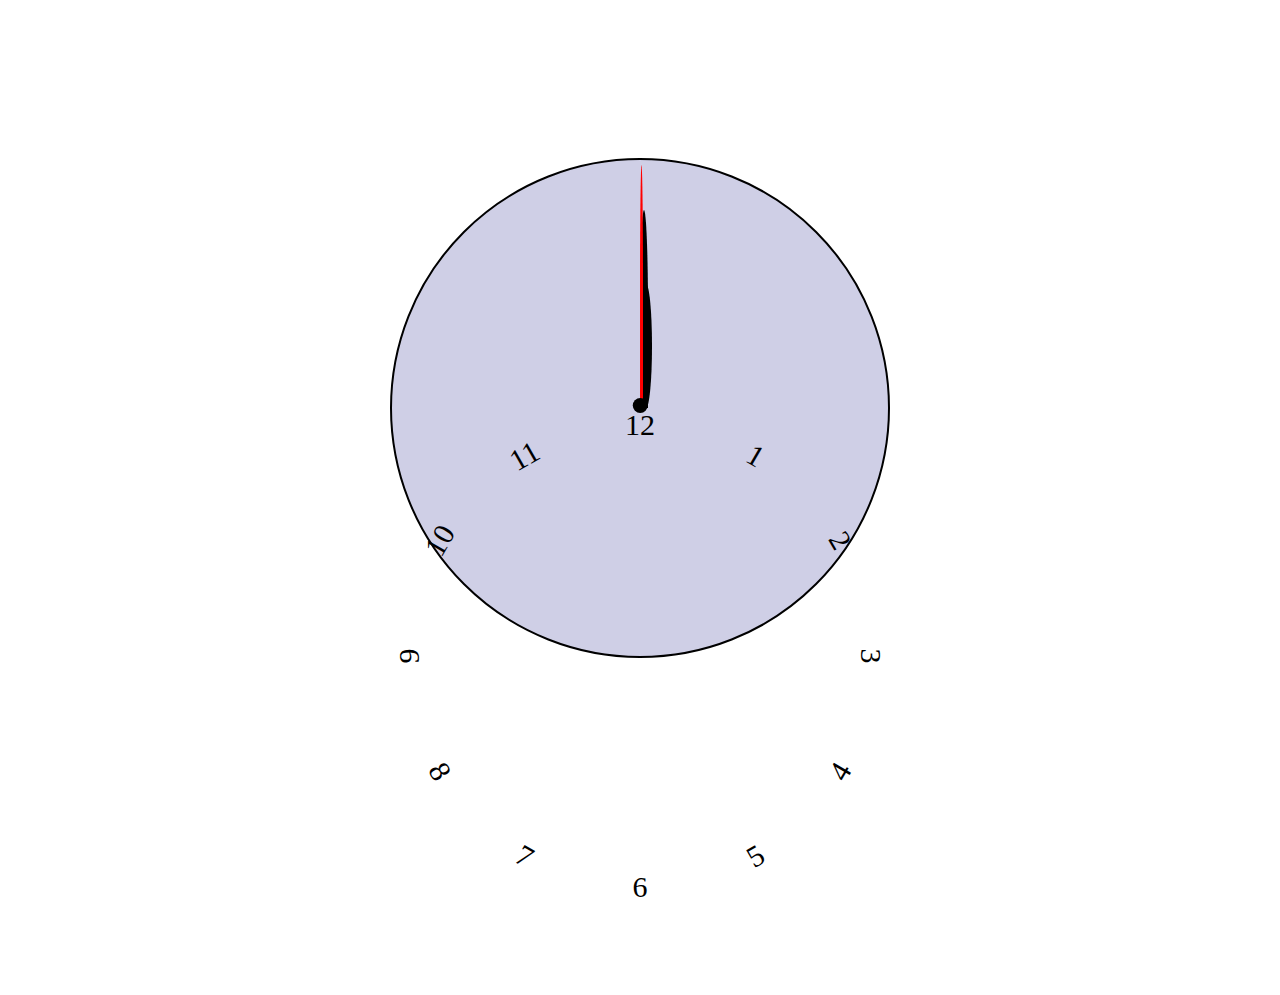
<file: clock.html>
<!DOCTYPE html>
<html lang="en">
<head>
    <meta charset="UTF-8">
    <meta http-equiv="X-UA-Compatible" content="IE=edge">
    <meta name="viewport" content="width=device-width, initial-scale=1.0">
    <title>Document</title>
    <link rel="stylesheet" href="./Untitled-1.css">
    <script defer src="./Untitled-1.js"></script>
</head>
<body>
    <div class="clock">
        <div class="min3 hand" m3></div>
        <div class="hour3 hand" h3></div>
        <div class="sec3 hand" s3></div>
        <div class="dot"></div>
        <div class="num num1">1</div>
        <div class="num num2">2</div>
        <div class="num num3">3</div>
        <div class="num num4"><div class="rot">4</div></div>
        <div class="num num5"><div class="rot">5</div></div>
        <div class="num num6"><div class="rot">6</div></div>
        <div class="num num7"><div class="rot">7</div></div>
        <div class="num num8"><div class="rot">8</div></div>
        <div class="num num9">9</div>
        <div class="num num10">10</div>
        <div class="num num11">11</div>
        <div class="num num12">12</div>











    



    </div>
</body>
</html>
</file>
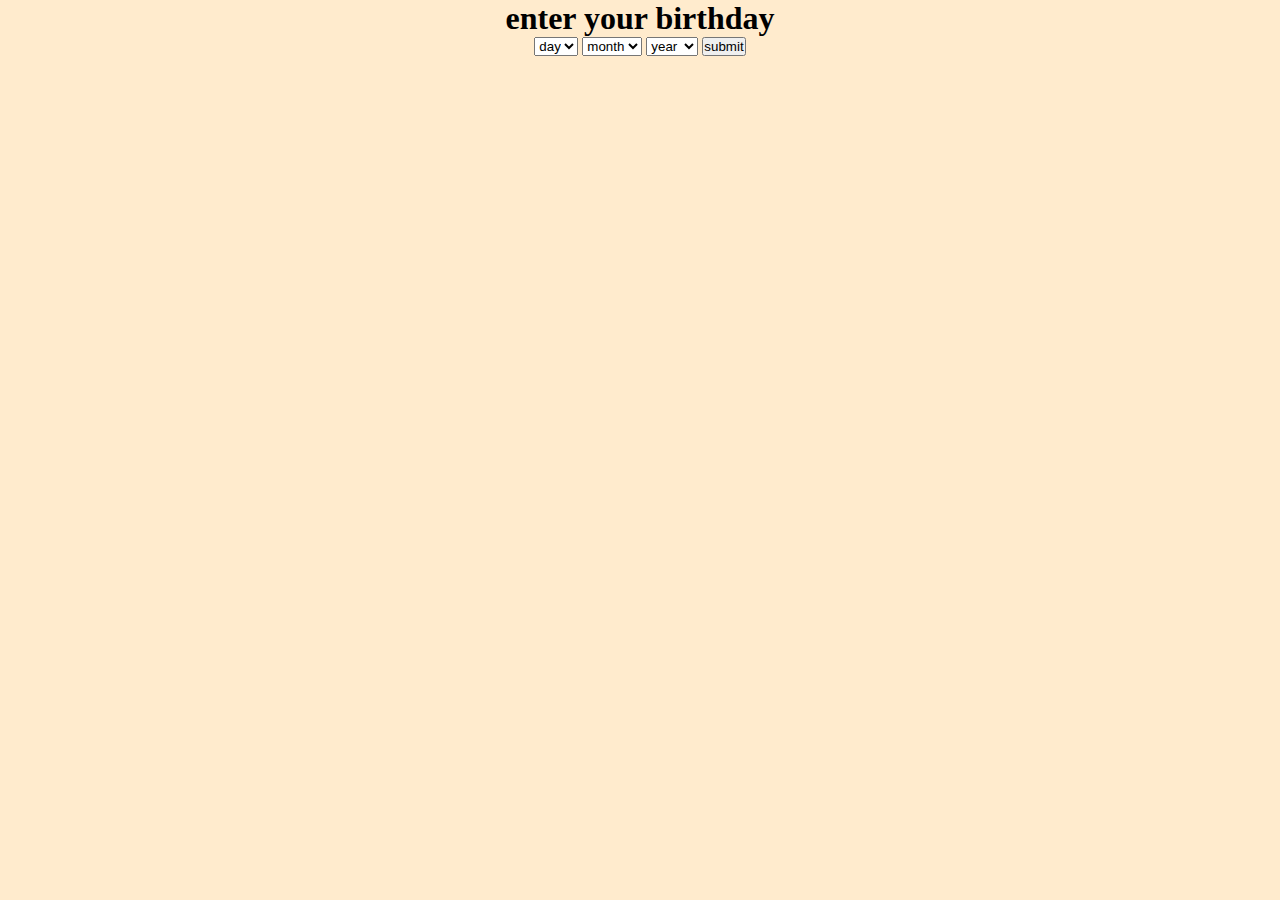
<file: hbd.html>
<!DOCTYPE html>
<html lang="en">
<head>
    <meta charset="UTF-8">
    <meta http-equiv="X-UA-Compatible" content="IE=edge">
    <meta name="viewport" content="width=device-width, initial-scale=1.0">
    <title>Document</title>
    <link rel="stylesheet" href="./hbd.css">
</head>
<body>
    <div id="firstdiv">
    <h1>enter your birthday</h1>
    <select name="day" id="day" >
        <option value="day">day</option>
       <option value="1">1</option>
       <option value="2">2</option>
       <option value="3">3</option>
       <option value="4">4</option>
       <option value="5">5</option>
       <option value="6">6</option>
       <option value="7">7</option>
       <option value="8">8</option>
       <option value="9">9</option>
       <option value="10">10</option>
       <option value="11">11</option>
       <option value="12">12</option>
       <option value="13">13</option>
       <option value="14">14</option>
       <option value="15">15</option>
       <option value="16">16</option>
       <option value="17">17</option>
       <option value="18">18</option>
       <option value="19">19</option>
       <option value="20">20</option>
       <option value="21">21</option>
       <option value="22">22</option>
       <option value="23">23</option>
       <option value="24">24</option>
       <option value="25">25</option>
       <option value="26">26</option>
       <option value="27">27</option>
       <option value="28">28</option>
       <option value="29">29</option>
       <option value="30">30</option>
    </select>  
    <select name="month" id="month">
        <option value="month">month</option>
        <option value="jan">jan</option>
        <option value="feb">feb</option>
        <option value="mar">mar</option>
        <option value="apr">apr</option>
        <option value="may">may</option>
        <option value="jun">jun</option>
        <option value="jul">jul</option>
        <option value="aug">aug</option>
        <option value="sep">sep</option>
        <option value="oct">oct</option>
        <option value="nov">nov</option>
        <option value="dec">dec</option>

    </select>
    <select name="year" id="year">
        <option value="year">year</option>
        <option value="1990">1990</option>
        <option value="1991">1991</option>
        <option value="1992">1992</option>
        <option value="1993">1993</option>
        <option value="1994">1994</option>
        <option value="1995">1995</option>
        <option value="1996">1996</option>
        <option value="1997">1997</option>
        <option value="1998">1998</option>
        <option value="1999">1999</option>
        <option value="2000">2000</option>

    </select>

    <button id="button" onclick="cong()">submit</button>
    </div>
    <br>

    <h1 id="hbd"></h1>

    <div id="hbde">

        
        <h1 id="hh">Hello, Wisam Negm</h1>
        <div class="wishing">
        <p>I love you</p>
        </div>
        <div id="margindiv">
        <h1 id="ani">b7bek ya  Sulyy</h1>
        </div>
        <h6>...</h6>
    </div>
    <script src="./hbd.js"></script>
</body>
</html>
</file>
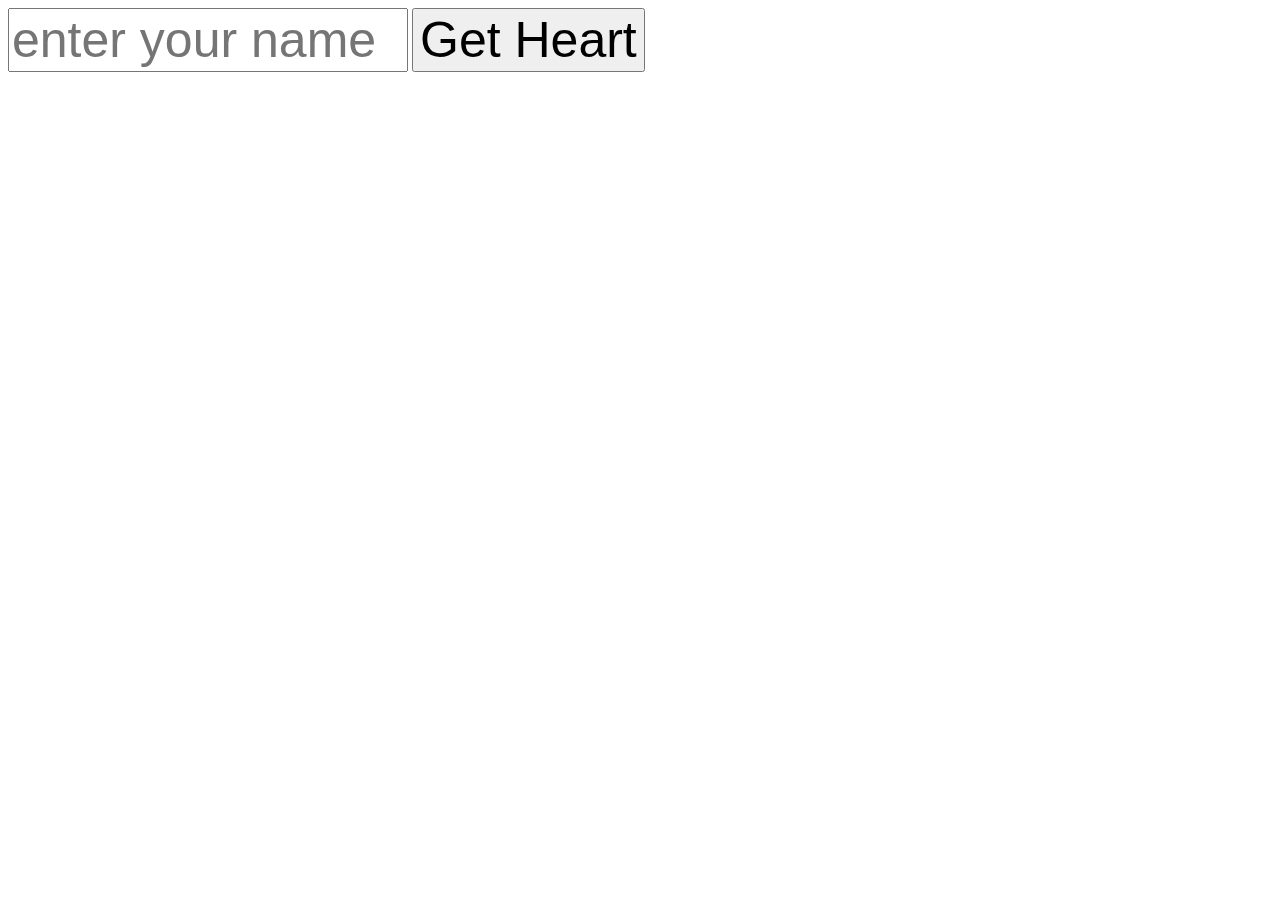
<file: ooo.html>
<html lang="en">
<head>
    
<title>Document</title>




</head>
<style>
    p{
        color: red;
        display: none;
        text-align: center;
        font-size: 200px;
    }
</style>






<body>

<input type="text" id="input" placeholder="enter your name"  style="font-size: 50px; width: 400px;"  >
<button id="click"  style="font-size: 50px;" onclick="hob ()">Get Heart</button>
<p id="engy">Engy 5ode Alb 🧡</p>
<p id="no">NO</p>
    



<script>
    
    
    
    
      
    
    const inputEl = document.querySelector('#input') ;
    
    
    
    

    function hob() {
        
        if(inputEl.value.toLowerCase() == 'engy' || inputEl.value.toLowerCase() == 'gege'  || inputEl.value == 'Engy' || inputEl.value == 'anoji' || inputEl.value == 'anogi' ||inputEl.value == 'ingy' || inputEl.value == 'Enge' || inputEl.value == 'Anogy' || inputEl.value == 'Mona' || inputEl.value == 'gege'   ) {
            document.querySelector('#no').style.display = 'none' ;
            document.querySelector('#engy').textContent = `${inputEl.value.toUpperCase()}  Take 🧡`
            document.querySelector('#engy').style.display = 'block' ; 
        } 
        else if(inputEl.value === ''){
            document.querySelector('#engy').style.display = 'none' ;
            document.querySelector('#no').style.display = 'none' ;
            alert('enter name')
        }
         else {
             document.querySelector('#engy').style.display = 'none' ;
            document.querySelector('#no').style.display = 'block' ;
        }

       
 
    } 
        
     
     
 
     
         
     
    
     
 
     
     
     </script>    
</body>
</html>
</file>
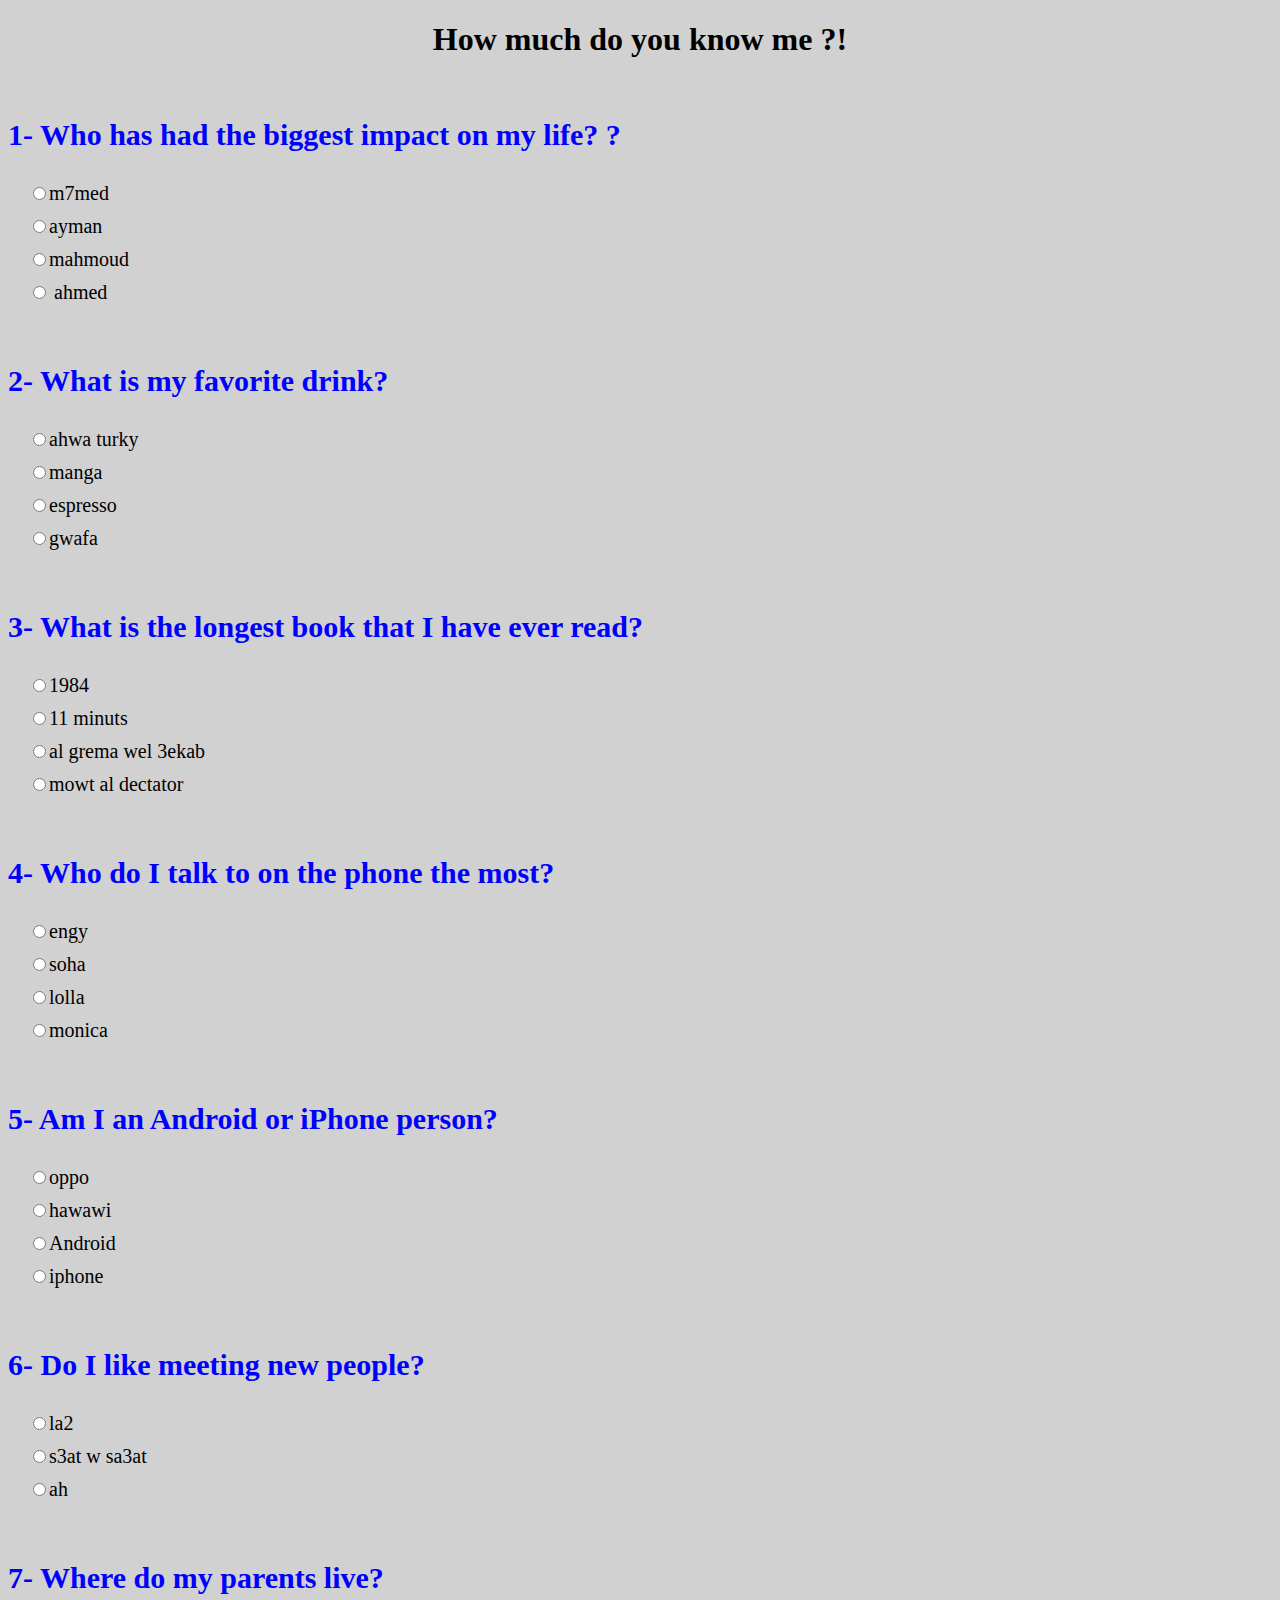
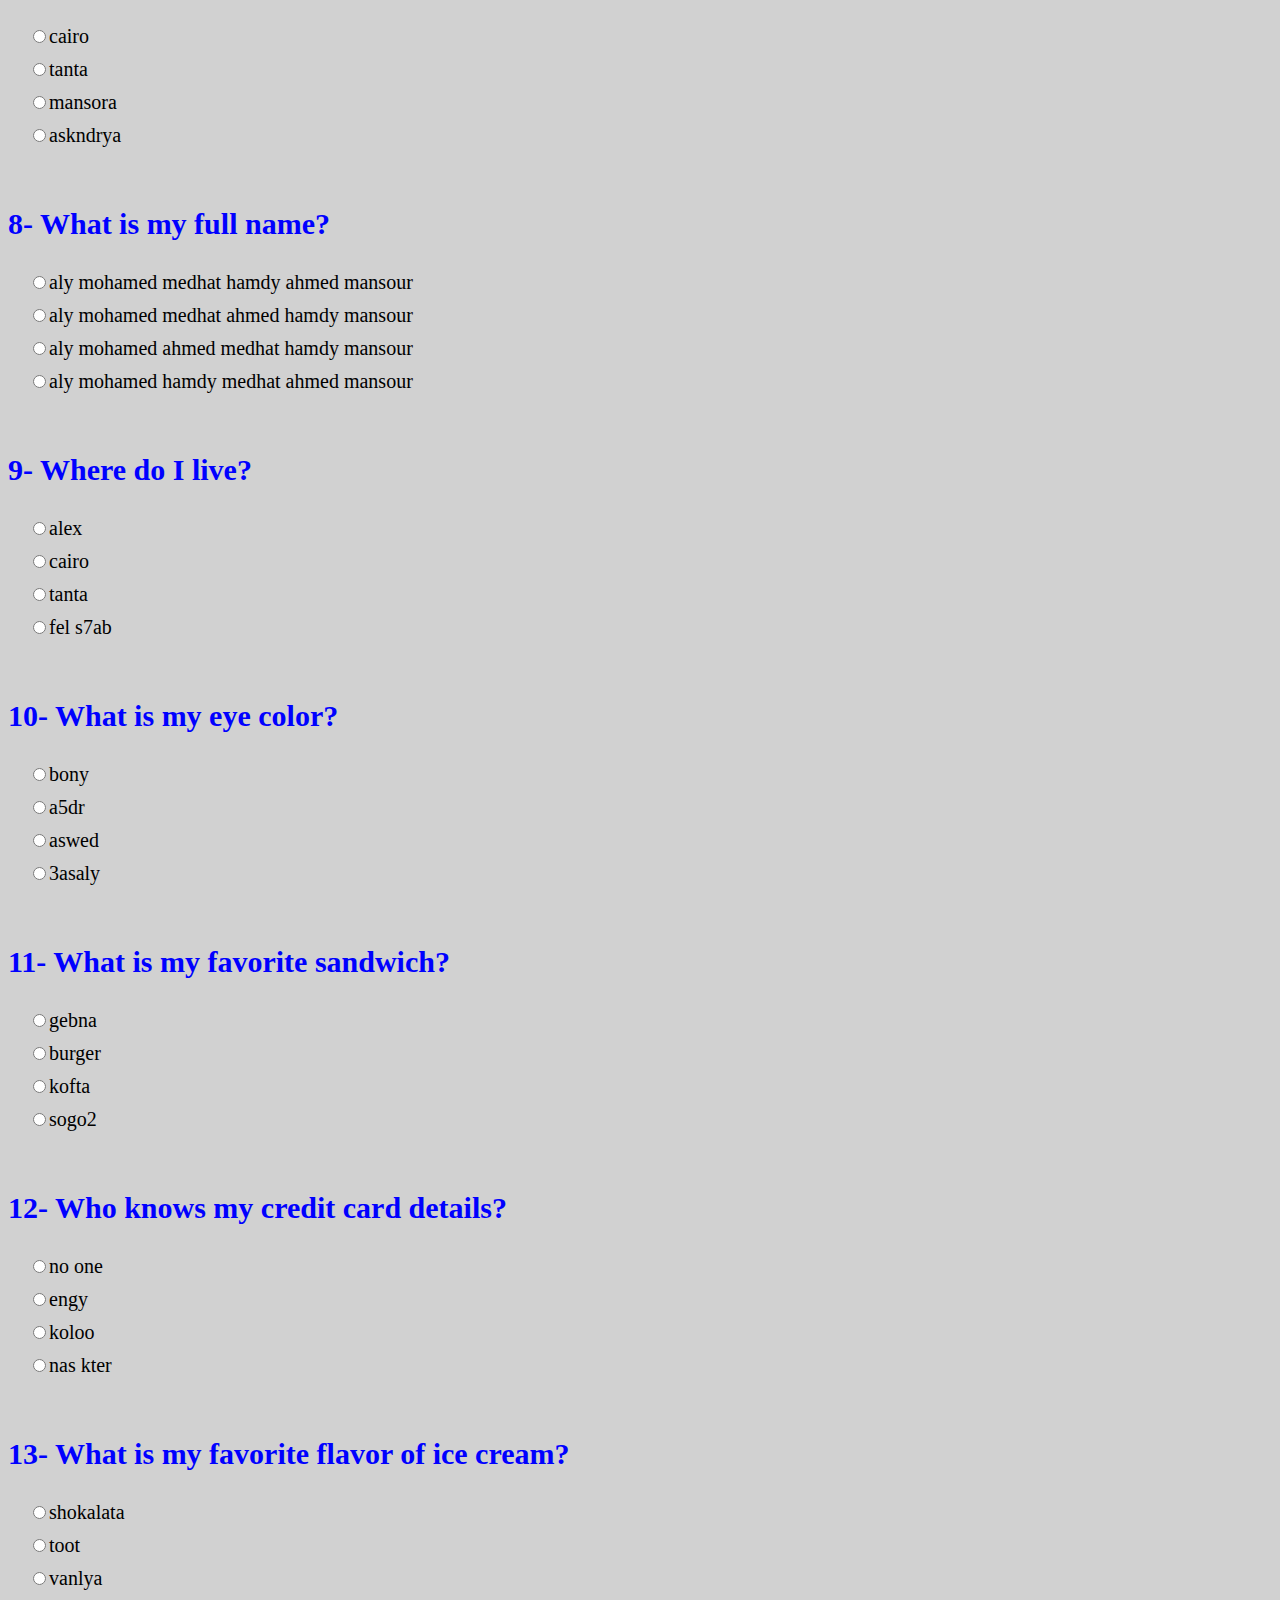
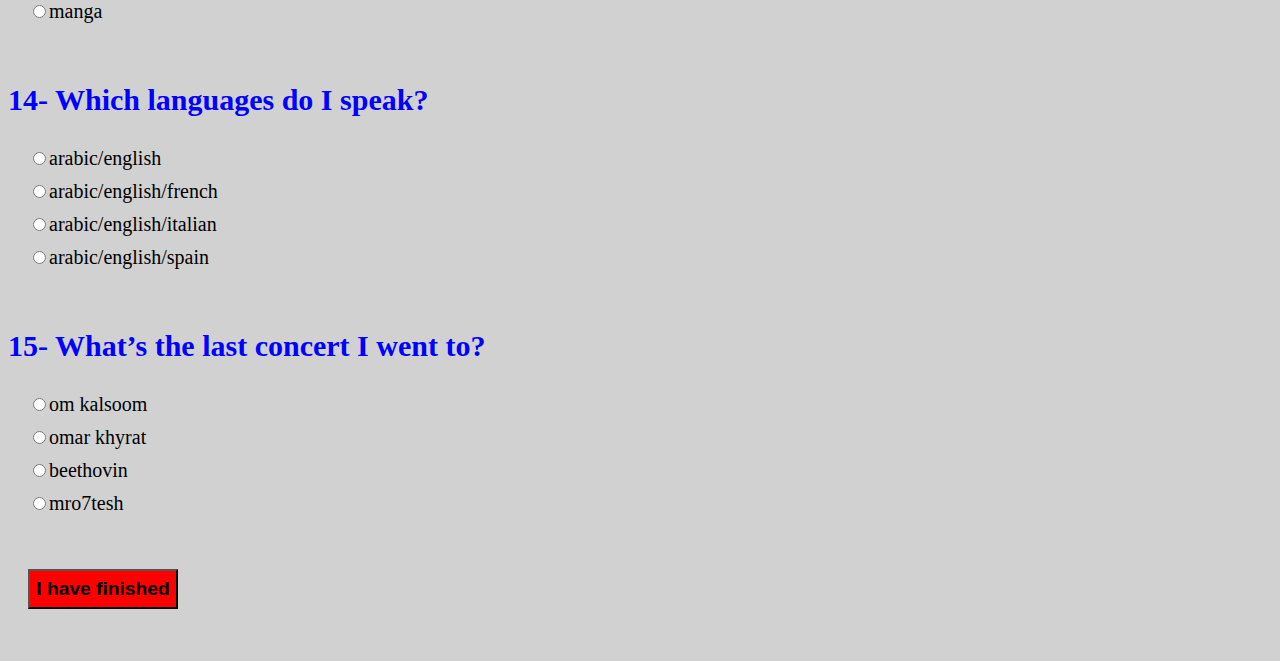
<file: quiz.html>
<!DOCTYPE html>
<html lang="en">
<head>
    <meta charset="UTF-8">
    <meta http-equiv="X-UA-Compatible" content="IE=edge">
    <meta name="viewport" content="width=device-width, initial-scale=1.0">
    <title>Document</title>
</head>
<link rel="stylesheet" href="./quiz.css">
<script src="./quiz.js"></script>
<body>
    <form name="quiz" id="quizform">
        <h1>How much do you know me ?!</h1>
            <div class="qdiv">
               <p>1- Who has had the biggest impact on my life? ?</p> <!--2-->
               <div class="div1"> <input type="radio" name="Q1" value="a1">m7med </div>
               <div class="div1"> <input type="radio" name="Q1" value="a2">ayman </div>
               <div class="div1"> <input type="radio" name="Q1" value="a3">mahmoud</div>
               <div class="div1"> <input type="radio" name="Q1" value="a4"> ahmed </div>
               
           </div>

           <div class="qdiv">
            <p>2- What is my favorite drink? </p> <!--3-->
            <div class="div1"> <input type="radio" name="Q2" value="a1">ahwa turky </div>
            <div class="div1"> <input type="radio" name="Q2" value="a2">manga </div>
            <div class="div1"> <input type="radio" name="Q2" value="a3">espresso </div>
            <div class="div1"> <input type="radio" name="Q2" value="a4">gwafa </div>
           </div>

           <div class="qdiv">
            <p>3- What is the longest book that I have ever read?</p> <!--3-->
            <div class="div1"> <input type="radio" name="Q3" value="a1">1984</div>
            <div class="div1"> <input type="radio" name="Q3" value="a2">11 minuts </div>
            <div class="div1"> <input type="radio" name="Q3" value="a3">al grema wel 3ekab </div>
            <div class="div1"> <input type="radio" name="Q3" value="a4">mowt al dectator </div>
        </div>


        <div class="qdiv">
            <p>4- Who do I talk to on the phone the most?</p> <!--1-->
            <div class="div1"> <input type="radio" name="Q4" value="a1">engy </div>
            <div class="div1"> <input type="radio" name="Q4" value="a2">soha</div>
            <div class="div1"> <input type="radio" name="Q4" value="a3">lolla </div>
            <div class="div1"> <input type="radio" name="Q4" value="a4">monica</div>
           </div>

           <div class="qdiv">
            <p>5- Am I an Android or iPhone person?</p> <!--4-->
            <div class="div1"> <input type="radio" name="Q5" value="a1">oppo </div>
            <div class="div1"> <input type="radio" name="Q5" value="a2">hawawi </div>
            <div class="div1"> <input type="radio" name="Q5" value="a3">Android </div>
            <div class="div1"> <input type="radio" name="Q5" value="a4">iphone </div>
           </div>


           <div class="qdiv">
            <p>6- Do I like meeting new people?</p> <!--2-->
            <div class="div1"> <input type="radio" name="Q6" value="a1">la2</div>
            <div class="div1"> <input type="radio" name="Q6" value="a2">s3at w sa3at </div>
            <div class="div1"> <input type="radio" name="Q6" value="a3">ah </div>
            <div class="div1" style="display: none;"> <input type="radio" name="Q6" value="a4">a4 </div>
           </div>
           
           <div class="qdiv">
            <p>7- Where do my parents live?</p> <!--2-->
            <div class="div1"> <input type="radio" name="Q7" value="a1">cairo</div>
            <div class="div1"> <input type="radio" name="Q7" value="a2">tanta </div>
            <div class="div1"> <input type="radio" name="Q7" value="a3">mansora </div>
            <div class="div1"> <input type="radio" name="Q7" value="a4">askndrya </div>
           </div>
           
           
           <div class="qdiv">
            <p>8- What is my full name?</p> <!--2-->
            <div class="div1"> <input type="radio" name="Q8" value="a1">aly mohamed medhat hamdy ahmed  mansour  </div>
            <div class="div1"> <input type="radio" name="Q8" value="a2">aly mohamed medhat ahmed hamdy mansour </div>
            <div class="div1"> <input type="radio" name="Q8" value="a3">aly mohamed  ahmed medhat hamdy mansour  </div>
            <div class="div1"> <input type="radio" name="Q8" value="a4">aly mohamed hamdy medhat ahmed mansour  </div>
           </div>

           <div class="qdiv">
            <p>9- Where do I live?</p> <!--3-->
            <div class="div1"> <input type="radio" name="Q9" value="a1">alex </div>
            <div class="div1"> <input type="radio" name="Q9" value="a2">cairo </div>
            <div class="div1"> <input type="radio" name="Q9" value="a3">tanta </div>
            <div class="div1"> <input type="radio" name="Q9" value="a4">fel s7ab </div>
           </div>

           <div class="qdiv">
            <p>10- What is my eye color?</p> <!--4-->
            <div class="div1"> <input type="radio" name="Q10" value="a1">bony </div>
            <div class="div1"> <input type="radio" name="Q10" value="a2">a5dr </div>
            <div class="div1"> <input type="radio" name="Q10" value="a3">aswed </div>
            <div class="div1"> <input type="radio" name="Q10" value="a4">3asaly </div>
           </div>
           <div class="qdiv">
            <p>11- What is my favorite sandwich?</p> <!--2-->
            <div class="div1"> <input type="radio" name="Q11" value="a1">gebna </div>
            <div class="div1"> <input type="radio" name="Q11" value="a2">burger</div>
            <div class="div1"> <input type="radio" name="Q11" value="a3">kofta </div>
            <div class="div1"> <input type="radio" name="Q11" value="a4">sogo2 </div>
           </div>

           <div class="qdiv">
            <p>12- Who knows my credit card details? </p> <!--2-->
            <div class="div1"> <input type="radio" name="Q12" value="a1">no one </div>
            <div class="div1"> <input type="radio" name="Q12" value="a2">engy </div>
            <div class="div1"> <input type="radio" name="Q12" value="a3">koloo </div>
            <div class="div1"> <input type="radio" name="Q12" value="a4">nas kter </div>
           </div>

           <div class="qdiv">
            <p>13- What is my favorite flavor of ice cream? </p> <!--2-->
            <div class="div1"> <input type="radio" name="Q13" value="a1">shokalata </div>
            <div class="div1"> <input type="radio" name="Q13" value="a2">toot </div>
            <div class="div1"> <input type="radio" name="Q13" value="a3">vanlya </div>
            <div class="div1"> <input type="radio" name="Q13" value="a4">manga </div>
           </div>

           <div class="qdiv">
            <p>14- Which languages do I speak?</p> <!--1-->
            <div class="div1"> <input type="radio" name="Q14" value="a1">arabic/english </div>
            <div class="div1"> <input type="radio" name="Q14" value="a2">arabic/english/french </div>
            <div class="div1"> <input type="radio" name="Q14" value="a3">arabic/english/italian </div>
            <div class="div1"> <input type="radio" name="Q14" value="a4">arabic/english/spain</div>
           </div>

           <div class="qdiv">
            <p>15- What’s the last concert I went to?</p> <!--3-->
            <div class="div1"> <input type="radio" name="Q15" value="a1">om kalsoom </div>
            <div class="div1"> <input type="radio" name="Q15" value="a2">omar khyrat </div>
            <div class="div1"> <input type="radio" name="Q15" value="a3">beethovin </div>
            <div class="div1"> <input type="radio" name="Q15" value="a4">mro7tesh </div>
           </div>

           <br>
           <br>
           <br>

        
    </form>

 <button onclick="check()" id="button">I have finished</button>
    <br>
    
    <h1 id="hiddenh1"></h1>
    <h1 class="displaynone" id="konw">You know aly well</h1>
    <h1 class="displaynone" id="dontknow">You need to know aly more</h1>
</body>

</html>
</file>
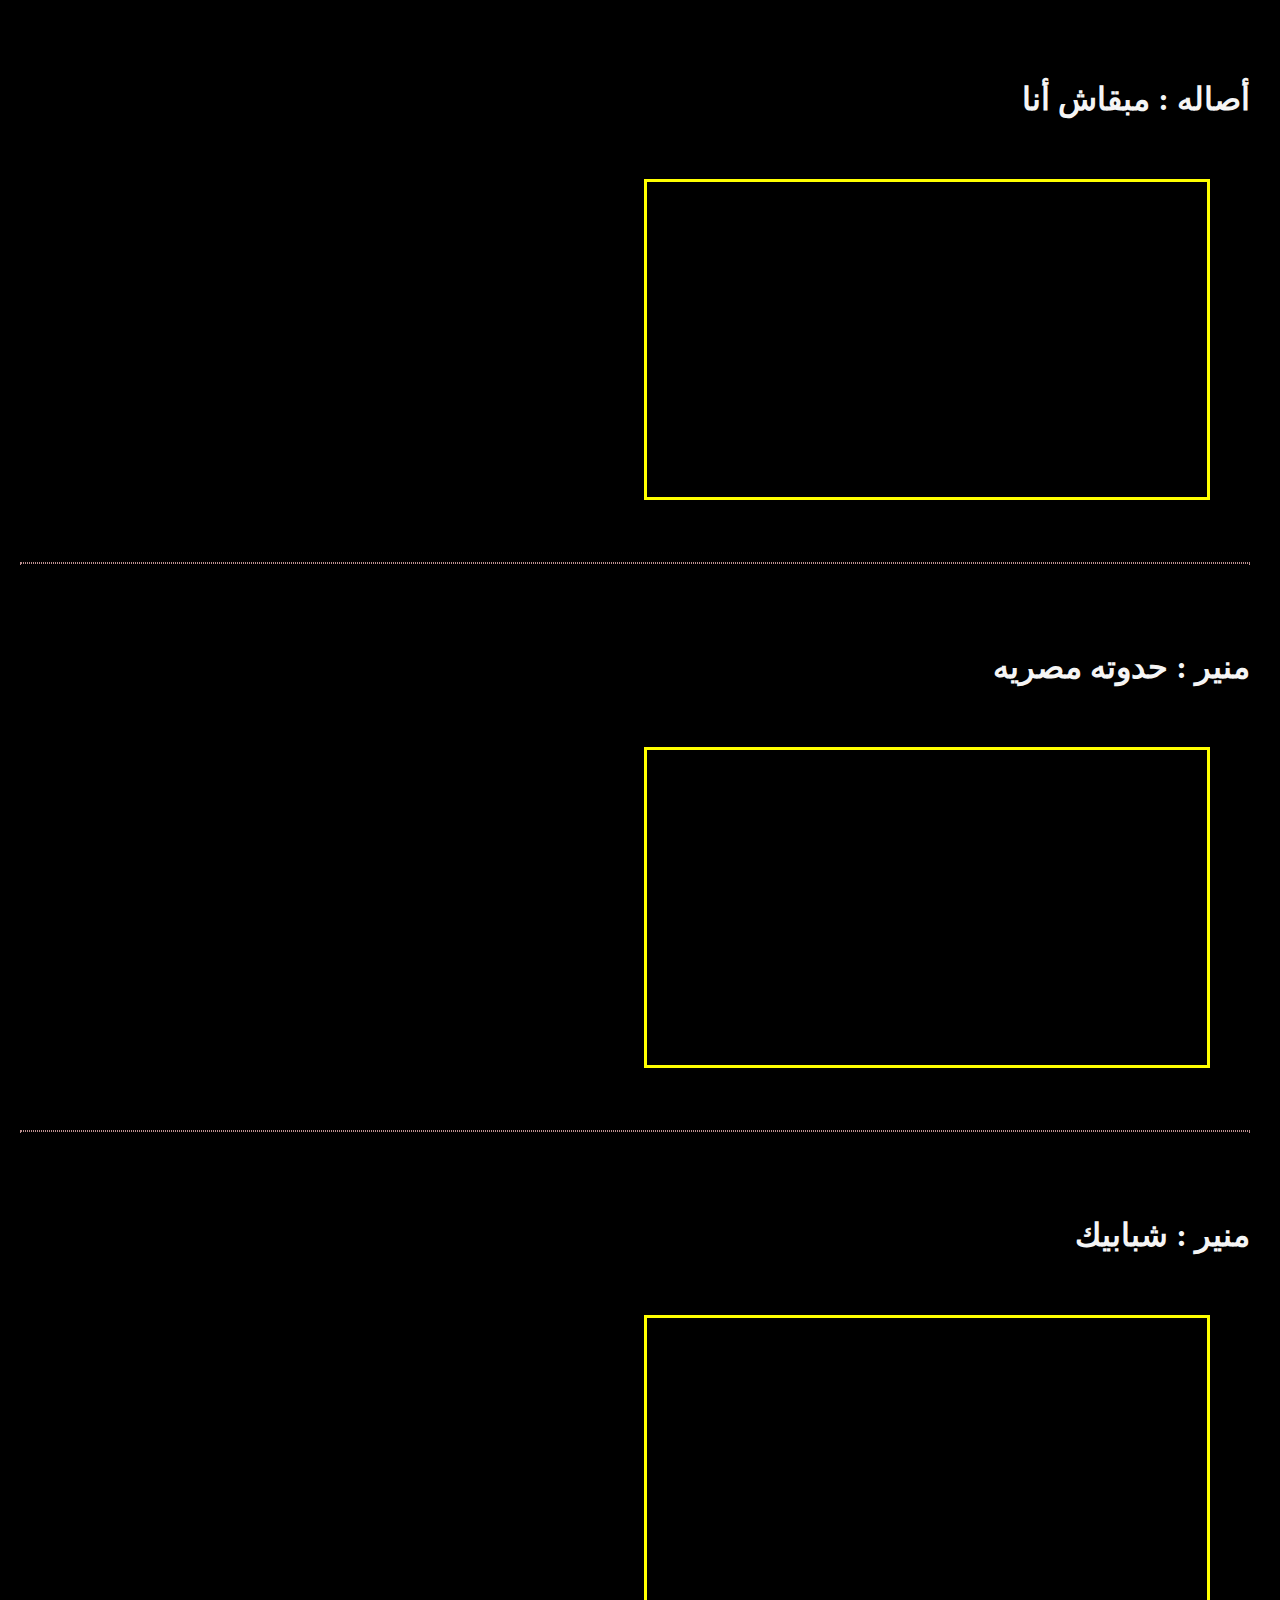
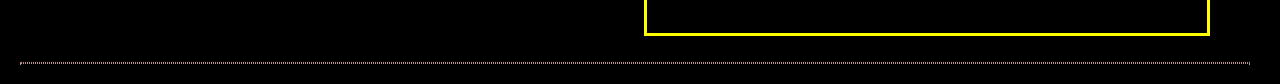
<file: video.html>
<html lang="en"></html>
<head>
    <title>video</title>
    
</head>
<style>
    body {
        text-align: right;
        margin: 20px;
        margin-right: 30px;
        background:rgb(0, 0, 0)
        
    }
    iframe {
        margin-right: 40px;
        margin-top: 40px;
        border: 3px solid yellow;
    }
    h1{
        color: whitesmoke;
        
    }
    hr{
        border-style: dotted;
        color: rosybrown;
    }
</style>
<body>
    <h1 style="margin-top: 80px;">أصاله : مبقاش أنا</h1>
    <iframe width="560" height="315"  src="https://www.youtube.com/embed/W5m1l96aJW0" title="YouTube video player" frameborder="0" allow="accelerometer; autoplay; clipboard-write; encrypted-media; gyroscope; picture-in-picture" allowfullscreen></iframe>
    <br>
    <br>
    <br>
    <br/>
    <hr>
    <br>
    <br>
    <br>
    <h1>منير : حدوته مصريه</h1>
    <iframe width="560" height="315" src="https://www.youtube.com/embed/gfGXMz3zBcI" title="YouTube video player" frameborder="0" allow="accelerometer; autoplay; clipboard-write; encrypted-media; gyroscope; picture-in-picture" allowfullscreen></iframe>
    <br>
    <br>
    <br>
    <br/>
    <hr>
    <br>
    <br>
    <br>
    <h1> منير : شبابيك</h1>
    <iframe width="560" height="315" src="https://www.youtube.com/embed/6wi8_MYDJis" title="YouTube video player" frameborder="0" allow="accelerometer; autoplay; clipboard-write; encrypted-media; gyroscope; picture-in-picture" allowfullscreen></iframe>    <br>
    <br/>
    <hr>
</body>
</html>
</file>
<file: Untitled-1.css>
* , *::after , *::before {
    box-sizing: border-box;
    

}


body {
    justify-content: center;
    text-align: center;
    display: flex;
    min-height: 100vh;
    overflow: hidden;

}

.clock {
    width: 500px;
    height: 500px;
    border: 2px black solid;
    position: relative;
    text-align: center;
    align-content: center;
    border-radius: 50%;
    margin-top: 150px;
    background-color: rgb(207, 207, 230);
    

}

.num {
    position: absolute;
    text-align: center;
    width: 100%;
    height: 100%;
    --rotation:0;
    
    border-radius: 50%;
    transform: rotate(var(--rotation));
 

    font-size: 30px;

}

.num1 {--rotation :30deg ;}
.num2 {--rotation :60deg ;}
.num3 {--rotation :90deg ;}
.num4 {--rotation :120deg ;}

.num5 {--rotation :150deg ; }
.num6 {--rotation :180deg ;}
.num7 {--rotation :210deg ;}
.num8 {--rotation :240deg ;}
.num9 {--rotation :270deg ;}
.num10 {--rotation :300deg ;}
.num11 {--rotation :330deg ;}
.num12 {--rotation :0deg ;}


.hand {
    --rotation:0deg;
      position: absolute;
      transform-origin: bottom;
      width: 10px;
      height: 45%;
      left: 50%;
      bottom: 50%;
     
      transform:  rotate(calc(var(--rotation)*1deg));
      border-top-left-radius: 50%;
      border-top-right-radius: 50%;
      z-index: 10;
}

.min3 {
position: absolute;
width: 8px;
height: 40%;
background: rgb(0, 0, 0);
transform: translateX(-50%) rotate(calc(var(--rotation)*1deg)) ;


}

.sec3{
    position: absolute;
    width: 3px;
    height: 49%;
    background: rgb(255, 0, 0);
    transform: translateX(-50%) translateY(-1%) rotate(calc(var(--rotation)*1deg))  ;
   
   
}

.hour3 {
    position: absolute;
width: 12px;
height: 25%;
background: rgb(0, 0, 0);
border-bottom-left-radius: 50%;
border-bottom-right-radius: 50%;

transform: translateX(-50%) rotate(calc(var(--rotation)*1deg));




}








.rot { transform: rotate(180deg);}

.dot {
    position: absolute;
    width: 15px;
    height: 15px;
    background-color: black;
    left: 49%;
    bottom: 49%;
    transform: translateX(-15%);
    z-index: 12;
    border-radius: 50%;
}



/* media style */ /* media style */ /* media style */ /* media style */


@media screen and (max-width:570px) {
    .clock {
        width: 350px;
        height: 350px;
    }

    .num {
        font-size:28px ;
    }


    
}
@media screen and (max-width:400px) {
    .clock {
        width: 300px;
        height: 300px;
    }
    .num {
        font-size:26px ;
    }
    
    
}
@media screen and (max-width:320px) {
    .clock {
        width: 250px;
        height: 250px;
    }
    .num {
        font-size:24px ;
    }
    
    
}
@media screen and (max-width:270px) {
    .clock {
        width: 200px;
        height: 200px;
    }
    .num {
        font-size:22px ;
    }
    
    .min3 { width:6px ;}
    .hour3 { width:9px ;}
    .sec3 { width: 2px; height: 47%;}

   
    
}
</file>
<file: hbd.css>
*{
    margin: 0;
    padding: 0;

}

body{
    text-align: center;
    background-color: blanchedalmond;
}

#hbde {
    display: none;
    border: 5px solid black;
    border-radius: 10%;
    background-color:rgb(245, 213, 165)
    
}

#hbde img {
    margin-top: 20px;
    border-radius: 50%;
    width: 150px;
    height: 150px;
}

#hbde h1 {
    margin-top: 20px;
}

#hbde p {
    margin: 30px;
    font-weight: bold;
    font-size: 20px;
}

#ani {
    margin: 30px;
    font-size: 60px;
    animation-name: colorized;
    animation-duration: 1s;
    animation-iteration-count: infinite;
    
}

@keyframes colorized {
    0%{color: red; font-size: 60px;}
    20%{color: salmon; font-size: 55px;}
    40%{color: yellow; font-size: 50px;}
    60%{color: violet; font-size: 45px;}
    80%{color: tomato; font-size: 40px;}
    100%{color: blue; font-size: 60px;}

}

#margindiv {
    margin: auto;
  height: 200px;
  width: 80%;
  text-align: center
}




  
    .wishing {
    width: 60%;
    margin: auto;}
   


    @media only screen and (max-width: 800px) {  
        .wishing {
        width: 100%;
        margin: auto;}
        }
</file>
<file: quiz.css>
body{
   background-color: rgb(209, 209, 209);
}




div {
    font-size: 20px;
}

div p {
    color: blue;
    font-weight: bolder;
    font-size: 30px;
}

.div1 {
    margin-top: 10px;
    margin-left: 20px;
}

.qdiv {
    margin-top: 60px;
}




button {
    width: 150px;
    height: 40px;
    margin-left: 20px;
    font-size: larger;
    font-weight: bolder;
    background-color: red;
    margin-bottom: 30px;
}

.displaynone {
display: none;
text-align: center;
}


#hiddenh1 {
    text-align: center;
}


h1 {
    text-align: center;
}
</file>
